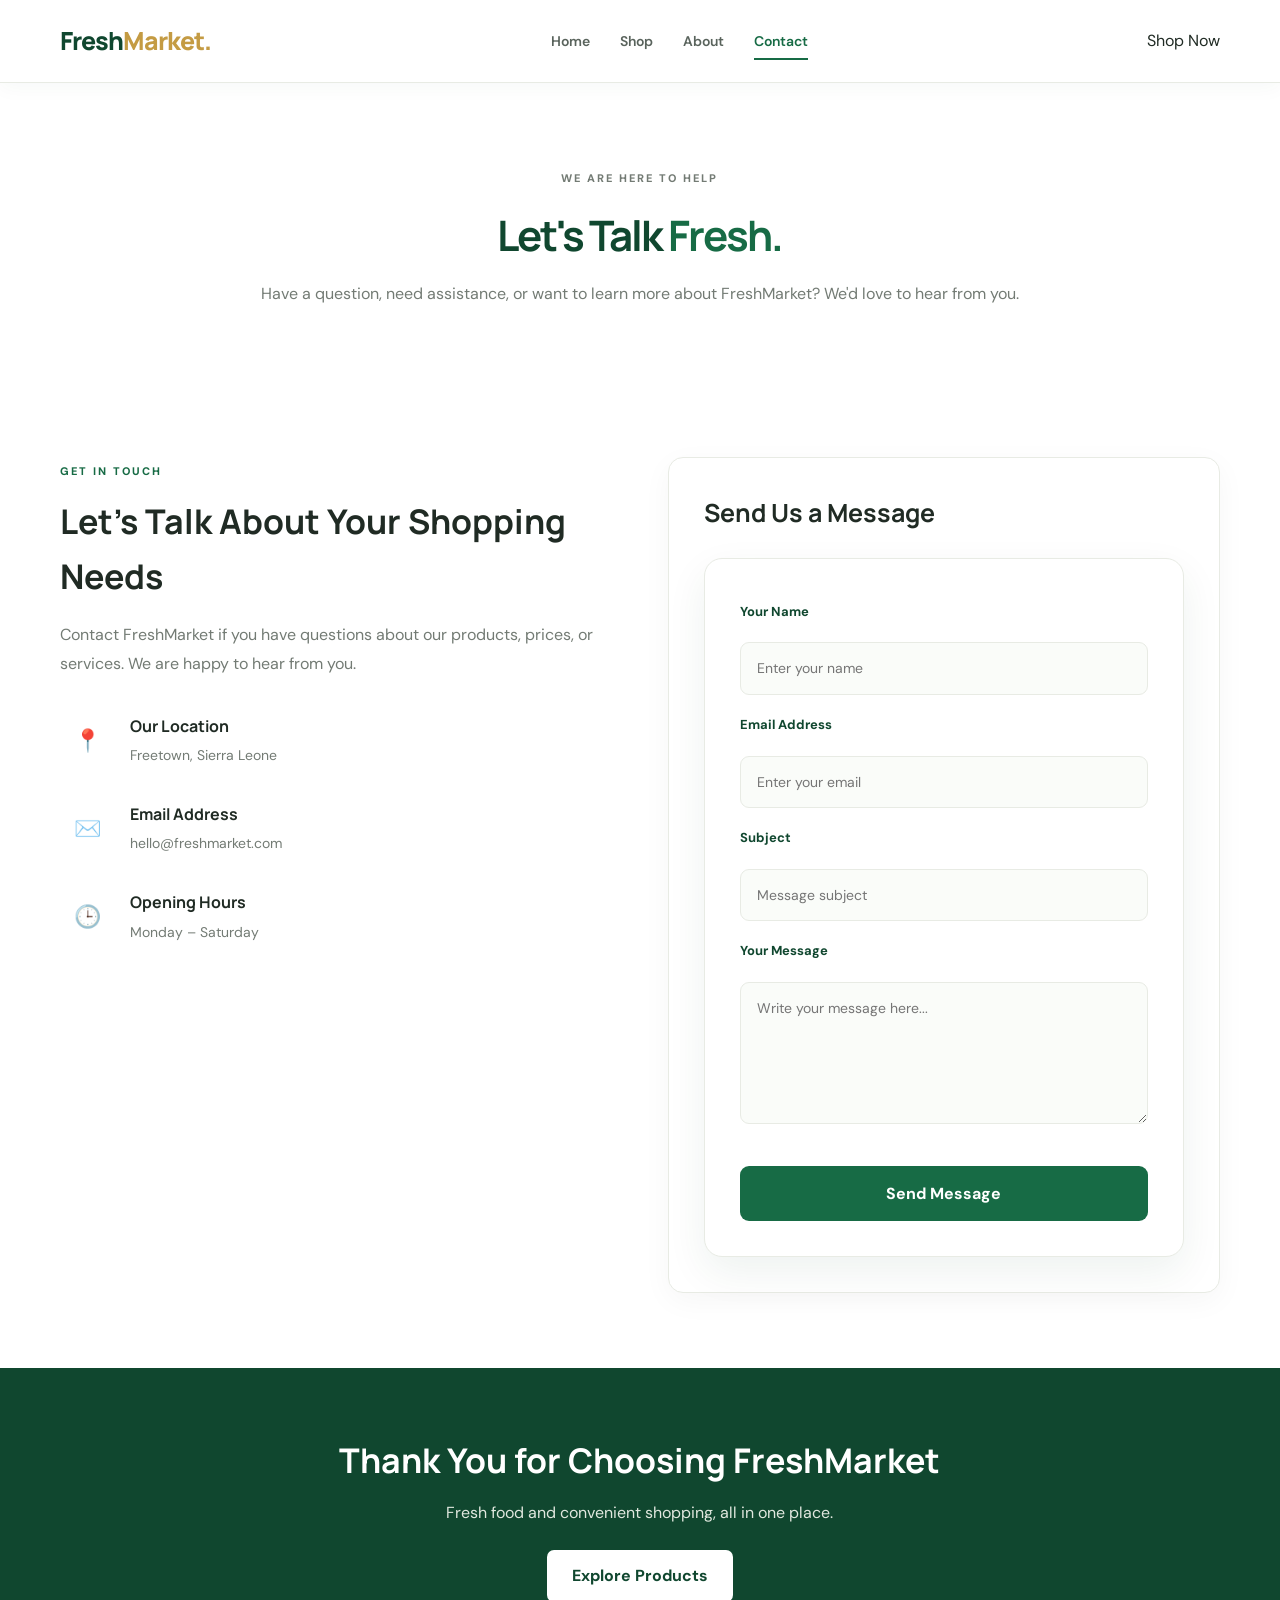
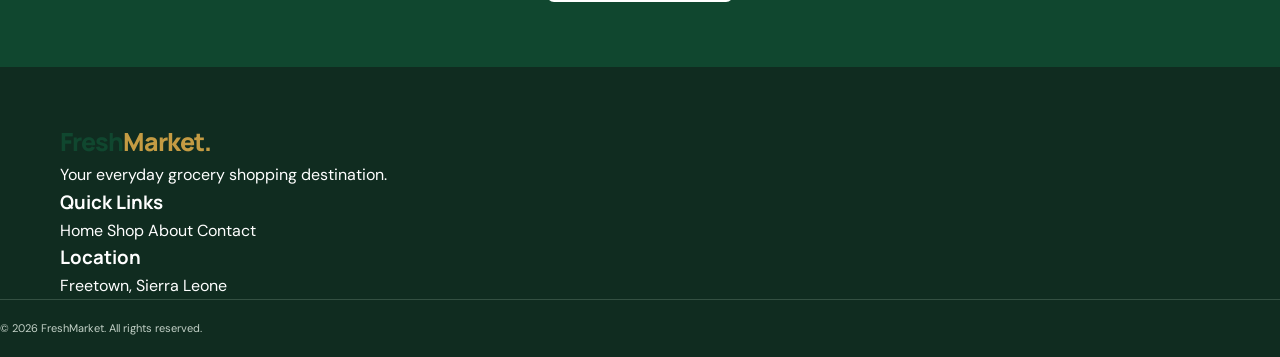
<file: freshmarket-website/contact.html>
<!DOCTYPE html>
<html lang="en">
<head>
    <meta charset="UTF-8">
    <meta name="viewport" content="width=device-width, initial-scale=1.0">
    <title>Contact Us | FreshMarket</title>
    <link rel="stylesheet" href="style.css">
</head>
<body>

<header class="header">
    <div class="container nav">
        <a href="index.html" class="logo">Fresh<span>Market.</span></a>

        <nav class="nav-links">
            <a href="index.html">Home</a>
            <a href="shop.html">Shop</a>
            <a href="about.html">About</a>
            <a href="contact.html" class="active">Contact</a>
        </nav>

        <a href="shop.html" class="nav-button">Shop Now</a>
    </div>
</header>
<section class="page-hero">
    <div class="container">
        <p class="eyebrow">WE ARE HERE TO HELP</p>
        <h1>Let's Talk <span>Fresh.</span></h1>
        <p>Have a question, need assistance, or want to learn more about FreshMarket? We'd love to hear from you.</p>
    </div>
</section>

<section class="section">
    <div class="container contact-layout">

        <div class="contact-info">
            <p class="eyebrow">GET IN TOUCH</p>
            <h2>Let's Talk About Your Shopping Needs</h2>

            <p>
                Contact FreshMarket if you have questions about our products,
                prices, or services. We are happy to hear from you.
            </p>

            <div class="contact-item">
                <span>📍</span>
                <div>
                    <h3>Our Location</h3>
                    <p>Freetown, Sierra Leone</p>
                </div>
            </div>

            <div class="contact-item">
                <span>✉️</span>
                <div>
                    <h3>Email Address</h3>
                    <p>hello@freshmarket.com</p>
                </div>
            </div>

            <div class="contact-item">
                <span>🕒</span>
                <div>
                    <h3>Opening Hours</h3>
                    <p>Monday – Saturday</p>
                </div>
            </div>
        </div>

        <div class="contact-form-box">
            <h2>Send Us a Message</h2>

            <form class="contact-form"
                  action="mailto:hello@freshmarket.com"
                  method="post"
                  enctype="text/plain">

                <label for="name">Your Name</label>
                <input type="text" id="name" name="Name"
                       placeholder="Enter your name" required>

                <label for="email">Email Address</label>
                <input type="email" id="email" name="Email"
                       placeholder="Enter your email" required>

                <label for="subject">Subject</label>
                <input type="text" id="subject" name="Subject"
                       placeholder="Message subject" required>

                <label for="message">Your Message</label>
                <textarea id="message" name="Message" rows="5"
                          placeholder="Write your message here..."
                          required></textarea>

                <button type="submit" class="primary-button">
                    Send Message
                </button>
            </form>
        </div>

    </div>
</section>

<section class="about-banner">
    <div class="container">
        <h2>Thank You for Choosing FreshMarket</h2>
        <p>Fresh food and convenient shopping, all in one place.</p>
        <a href="shop.html" class="light-button">Explore Products</a>
    </div>
</section>

<footer class="footer">
    <div class="container footer-content">
        <div>
            <a href="index.html" class="logo">Fresh<span>Market.</span></a>
            <p>Your everyday grocery shopping destination.</p>
        </div>

        <div>
            <h3>Quick Links</h3>
            <a href="index.html">Home</a>
            <a href="shop.html">Shop</a>
            <a href="about.html">About</a>
            <a href="contact.html">Contact</a>
        </div>

        <div>
            <h3>Location</h3>
            <p>Freetown, Sierra Leone</p>
        </div>
    </div>

    <div class="footer-bottom">
        <p>© 2026 FreshMarket. All rights reserved.</p>
    </div>
</footer>

</body>
</html>
</file>
<file: freshmarket-website/style.css>
@import url('https://fonts.googleapis.com/css2?family=DM+Sans:wght@400;500;600;700&family=Manrope:wght@400;500;600;700;800&display=swap');

:root {
    --green: #176b45;
    --dark-green: #10472f;
    --light-green: #edf5e9;
    --cream: #faf9f5;
    --white: #ffffff;
    --text: #202b24;
    --muted: #737b74;
    --border: #e8ebe4;
}

* {
    margin: 0;
    padding: 0;
    box-sizing: border-box;
}

html {
    scroll-behavior: smooth;
}

body {
    font-family: 'DM Sans', Arial, sans-serif;
    color: var(--text);
    background: var(--white);
    line-height: 1.6;
}

a {
    text-decoration: none;
    color: inherit;
}

img {
    display: block;
    max-width: 100%;
}

.container {
    width: min(1160px, 92%);
    margin: auto;
}
/* PREMIUM HEADER */
.header {
    position: sticky;
    top: 0;
    z-index: 1000;
    background: rgba(255, 255, 255, 0.96);
    backdrop-filter: blur(12px);
    border-bottom: 1px solid var(--border);
    box-shadow: 0 4px 20px rgba(16, 71, 47, 0.04);
}
.nav {
    min-height: 82px;
    display: flex;
    justify-content: space-between;
    align-items: center;
    gap: 25px;
}

.logo {
    font-family: 'Manrope', sans-serif;
    font-size: 25px;
    font-weight: 800;
    letter-spacing: -1px;
    color: var(--dark-green);
}

.logo span {
    color: #c49b43;
}

nav {
    display: flex;
    gap: 30px;
}

nav a {
    position: relative;
    font-size: 14px;
    font-weight: 600;
    color: #59635c;
    padding: 8px 0;
    transition: color 0.3s ease;
}

nav a::after {
    content: "";
    position: absolute;
    left: 0;
    bottom: 0;
    width: 0;
    height: 2px;
    background: var(--green);
    transition: width 0.3s ease;
}

nav a:hover,
nav a.active {
    color: var(--green);
}

nav a:hover::after,
nav a.active::after {
    width: 100%;
}
nav a:hover,
nav a.active {
    color: var(--green);
}

.cart-btn,
.btn {
    display: inline-block;
    background: var(--green);
    color: white;
    padding: 13px 21px;
    border-radius: 7px;
    font-size: 14px;
    font-weight: 700;
    transition: .25s;
}

.cart-btn:hover,
.btn:hover {
    background: var(--dark-green);
    transform: translateY(-2px);
}

.hero {
    background: var(--cream);
    padding: 75px 0 85px;
}

.hero-grid {
    display: grid;
    grid-template-columns: 1fr 1fr;
    align-items: center;
    gap: 65px;
}

.eyebrow {
    display: inline-block;
    color: var(--green);
    font-size: 11px;
    font-weight: 800;
    letter-spacing: 2px;
}

h1,
h2,
h3 {
    font-family: 'Manrope', Arial, sans-serif;
}

h1 {
    font-size: clamp(42px, 5vw, 65px);
    line-height: 1.13;
    letter-spacing: -2.5px;
    margin: 20px 0;
}

h1 span {
    color: var(--green);
}

.hero-content > p {
    max-width: 470px;
    color: var(--muted);
    font-size: 16px;
}

.hero-buttons {
    display: flex;
    align-items: center;
    flex-wrap: wrap;
    gap: 23px;
    margin-top: 28px;
}

.text-btn {
    color: var(--green);
    font-weight: 700;
    font-size: 13px;
}

.text-btn:hover {
    color: var(--dark-green);
}

.hero-stats {
    display: flex;
    flex-wrap: wrap;
    gap: 25px;
    margin-top: 43px;
    padding-top: 25px;
    border-top: 1px solid #e4e7dd;
}

.hero-stats div {
    display: flex;
    flex-direction: column;
}

.hero-stats strong {
    font-size: 15px;
}

.hero-stats small {
    color: var(--muted);
    font-size: 11px;
}

.hero-image {
    height: 440px;
    position: relative;
    border-radius: 20px;
}

.hero-image > img {
    width: 100%;
    height: 100%;
    object-fit: cover;
    border-radius: 20px;
}

.image-label {
    display: flex;
    align-items: center;
    gap: 13px;
    position: absolute;
    bottom: 20px;
    left: -22px;
    background: white;
    padding: 15px 20px;
    border-radius: 12px;
    box-shadow: 0 10px 35px #00000012;
}

.image-label > span {
    font-size: 30px;
}

.image-label div {
    display: flex;
    flex-direction: column;
}

.image-label strong {
    font-size: 13px;
}

.image-label small {
    color: var(--muted);
    font-size: 11px;
}

.section {
    padding: 75px 0;
}

.section-heading {
    display: flex;
    justify-content: space-between;
    align-items: end;
    gap: 20px;
    margin-bottom: 32px;
}

.section-heading h2,
.banner-content h2 {
    font-size: 34px;
    letter-spacing: -1px;
    margin: 7px 0;
}

.section-heading p {
    color: var(--muted);
    font-size: 14px;
}


.products-section {
    background: var(--cream);
}

/* PREMIUM CATEGORY SECTION */
.category-grid {
    display: grid;
    grid-template-columns: repeat(5, 1fr);
    gap: 18px;
}

.category-card {
    display: block;
    padding: 28px 18px;
    border: 1px solid #e8eee6;
    border-radius: 15px;
    background: #ffffff;
    text-align: center;
    transition: all .3s ease;
}

.category-card:hover {
    transform: translateY(-7px);
    border-color: #b8d4bb;
    background: #f5faf3;
    box-shadow: 0 12px 28px #173b2510;
}

.category-icon {
    display: flex;
    align-items: center;
    justify-content: center;
    width: 70px;
    height: 70px;
    margin: 0 auto 18px;
    border-radius: 50%;
    background: var(--light-green);
    font-size: 34px;
    transition: .3s ease;
}

.category-card:hover .category-icon {
    transform: scale(1.08);
    background: #dcebd9;
}

.category-card h3 {
    font-size: 15px;
    margin-bottom: 7px;
    color: var(--dark-green);
}

.category-card p {
    color: var(--muted);
    font-size: 11px;
}
.about-banner {
    background: var(--dark-green);
    color: white;
    padding: 65px 0;
}

/* PREMIUM PRODUCT CARDS */
.product-grid {
    display: grid;
    grid-template-columns: repeat(3, 1fr);
    gap: 28px;
}

.product-card {
    overflow: hidden;
    border: 1px solid #e9eee7;
    border-radius: 16px;
    background: white;
    transition: .3s ease;
}

.product-card:hover {
    transform: translateY(-8px);
    box-shadow: 0 18px 40px #173b2515;
    border-color: #c9ddca;
}

.product-photo {
    display: block;
    height: 260px;
    overflow: hidden;
    background: #f0f4ed;
}

.product-photo img {
    width: 100%;
    height: 100%;
    object-fit: cover;
    transition: transform .5s ease;
}

.product-card:hover .product-photo img {
    transform: scale(1.07);
}

.product-info {
    padding: 24px;
}

.product-category {
    display: inline-block;
    font-size: 10px;
    color: var(--green);
    background: var(--light-green);
    padding: 5px 10px;
    border-radius: 20px;
    font-weight: 800;
    letter-spacing: 1px;
}

.product-info h3 {
    font-size: 19px;
    margin: 13px 0 7px;
}

.product-info h3 a:hover {
    color: var(--green);
}

.product-info p {
    color: var(--muted);
    font-size: 13px;
    margin-bottom: 22px;
}

.product-bottom {
    display: flex;
    justify-content: space-between;
    align-items: center;
    gap: 10px;
    padding-top: 17px;
    border-top: 1px solid var(--border);
}

.product-bottom > strong {
    color: var(--dark-green);
    font-size: 20px;
    font-weight: 800;
}

.add-btn {
    background: var(--green);
    color: white;
    border-radius: 7px;
    padding: 11px 14px;
    font-size: 11px;
    font-weight: 800;
    transition: .25s;
}

.add-btn:hover {
    background: var(--dark-green);
}
.banner-content {
    display: flex;
    justify-content: space-between;
    align-items: center;
    gap: 30px;
}

.banner-content .eyebrow {
    color: #d7c38d;
}

.banner-content h2 {
    font-size: 38px;
    line-height: 1.25;
}

.banner-content p {
    color: #d3e0d7;
    font-size: 14px;
}

.light-btn {
    background: white;
    color: var(--dark-green);
}

.light-btn:hover {
    background: #edf5e9;
    color: var(--dark-green);
}

.footer {
    background: #102c20;
    color: white;
    padding: 55px 0 0;
}

.footer-grid {
    display: grid;
    grid-template-columns: 2fr 1fr 1fr;
    gap: 45px;
    padding-bottom: 40px;
}

.footer-logo {
    color: white;
}

.footer-grid p {
    color: #c3d1c7;
    font-size: 12px;
    margin-top: 14px;
}

.footer-grid h3 {
    font-size: 14px;
    margin-bottom: 15px;
}

.footer-grid > div > a:not(.logo) {
    display: block;
    color: #c3d1c7;
    font-size: 12px;
    margin: 8px 0;
}

.footer-grid a:hover {
    color: white;
}

.footer-bottom {
    display: flex;
    justify-content: space-between;
    gap: 20px;
    border-top: 1px solid #345042;
    padding: 20px 0;
}

.footer-bottom p {
    color: #c3d1c7;
    font-size: 11px;
}

@media (max-width: 850px) {
    .nav {
        flex-wrap: wrap;
        padding: 18px 0;
    }

    nav {
        gap: 16px;
    }

    .hero-grid {
        gap: 35px;
    }

    .hero-image {
        height: 350px;
    }

    .category-grid {
        grid-template-columns: repeat(3, 1fr);
    }

    .product-grid {
        gap: 15px;
    }
}

@media (max-width: 600px) {
    .nav {
        gap: 15px;
    }

    .logo {
        font-size: 22px;
    }

    nav {
        order: 3;
        width: 100%;
        justify-content: space-between;
        gap: 8px;
    }

    nav a {
        font-size: 12px;
    }

    .cart-btn {
        padding: 10px 12px;
        font-size: 12px;
    }

    .hero {
        padding: 48px 0 60px;
    }

    .hero-grid {
        grid-template-columns: 1fr;
        gap: 35px;
    }

    h1 {
        font-size: 45px;
    }

    .hero-image {
        height: 300px;
    }

    .image-label {
        left: 10px;
        bottom: 10px;
    }

    .hero-stats {
        gap: 18px;
    }

    .section {
        padding: 55px 0;
    }

    .section-heading {
        align-items: flex-start;
        flex-direction: column;
    }

    .section-heading h2,
    .banner-content h2 {
        font-size: 29px;
    }

    .category-grid {
        grid-template-columns: repeat(2, 1fr);
        gap: 12px;
    }

    .product-grid {
        grid-template-columns: 1fr;
    }

    .product-photo {
        height: 250px;
    }

    .banner-content {
        align-items: flex-start;
        flex-direction: column;
    }

    .footer-grid {
        grid-template-columns: 1fr 1fr;
        gap: 30px;
    }

    .footer-grid > div:first-child {
        grid-column: 1 / -1;
    }

    .footer-bottom {
        flex-direction: column;
        gap: 8px;
    }
}

/* PRODUCT DETAILS PAGE */

.details-layout {
    display: grid;
    grid-template-columns: 1fr 1fr;
    gap: 55px;
    align-items: center;
}

.details-image {
    height: 430px;
    background: #f0f2eb;
    border-radius: 16px;
    overflow: hidden;
}

.details-image img {
    width: 100%;
    height: 100%;
    object-fit: cover;
}

.details-content h2 {
    font-size: 36px;
    margin: 12px 0;
}

.details-price {
    color: var(--green);
    font-size: 25px;
    font-weight: 800;
    margin: 15px 0;
}

.details-content > p:not(.details-price) {
    color: var(--muted);
    font-size: 14px;
    margin: 12px 0;
}

.details-divider {
    height: 1px;
    background: var(--border);
    margin: 25px 0;
}

.quantity-box {
    display: flex;
    align-items: center;
    gap: 15px;
    margin: 25px 0;
}

.quantity-box label {
    font-weight: 700;
    font-size: 14px;
}

.quantity-box input {
    width: 85px;
    padding: 10px;
    border: 1px solid var(--border);
    border-radius: 6px;
}

.details-button {
    margin-top: 5px;
}

.details-note {
    font-size: 12px;
    margin-top: 20px;
}

.details-note a {
    color: var(--green);
    font-weight: 700;
}

@media (max-width: 700px) {
    .details-layout {
        grid-template-columns: 1fr;
        gap: 30px;
    }

    .details-image {
        height: 300px;
    }

    .details-content h2 {
        font-size: 29px;
    }
}

/* ABOUT PAGE */
.page-hero {
    background: var(--pale-green);
    padding: 75px 20px;
    text-align: center;
}

.page-hero p {
    color: var(--muted);
    margin-top: 12px;
}

.page-hero h1 {
    font-size: 42px;
    color: var(--dark-green);
}

.about-layout {
    display: grid;
    grid-template-columns: 1fr 1fr;
    gap: 55px;
    align-items: center;
}

.about-image {
    height: 420px;
    border-radius: 16px;
    overflow: hidden;
}

.about-image img {
    width: 100%;
    height: 100%;
    object-fit: cover;
}

.about-content h2 {
    font-size: 35px;
    margin: 12px 0 20px;
}

.about-content p {
    color: var(--muted);
    line-height: 1.8;
    margin-bottom: 16px;
}

.about-values {
    background: var(--cream);
}

.about-banner {
    background: var(--dark-green);
    color: white;
    text-align: center;
    padding: 65px 20px;
}

.about-banner h2 {
    font-size: 34px;
    margin-bottom: 12px;
}

.about-banner p {
    margin-bottom: 25px;
    color: #e1e8df;
}

.light-button {
    display: inline-block;
    background: white;
    color: var(--dark-green);
    padding: 13px 25px;
    border-radius: 7px;
    font-weight: 700;
}

@media (max-width: 700px) {
    .about-layout {
        grid-template-columns: 1fr;
        gap: 30px;
    }

    .about-image {
        height: 280px;
    }

    .page-hero h1 {
        font-size: 32px;
    }

    .about-content h2 {
        font-size: 28px;
    }
}

/* CONTACT PAGE */
.contact-layout {
    display: grid;
    grid-template-columns: 1fr 1fr;
    gap: 55px;
    align-items: start;
}

.contact-info h2 {
    font-size: 34px;
    margin: 12px 0 18px;
}

.contact-info > p:not(.eyebrow) {
    color: var(--muted);
    line-height: 1.8;
    margin-bottom: 30px;
}

.contact-item {
    display: flex;
    align-items: center;
    gap: 15px;
    margin: 25px 0;
}

.contact-item > span {
    background: var(--pale-green);
    padding: 14px;
    border-radius: 10px;
    font-size: 22px;
}

.contact-item h3 {
    font-size: 16px;
    margin-bottom: 5px;
}

.contact-item p {
    color: var(--muted);
    font-size: 14px;
}

.contact-form-box {
    background: white;
    border: 1px solid var(--border);
    padding: 35px;
    border-radius: 15px;
    box-shadow: 0 8px 30px rgba(0, 0, 0, 0.04);
}

.contact-form-box h2 {
    font-size: 25px;
    margin-bottom: 25px;
}

.contact-form-box label {
    display: block;
    font-weight: 700;
    font-size: 14px;
    margin: 16px 0 8px;
}

.contact-form-box input,
.contact-form-box textarea {
    width: 100%;
    padding: 13px;
    border: 1px solid var(--border);
    border-radius: 7px;
    font: inherit;
    font-size: 14px;
    outline: none;
}

.contact-form-box input:focus,
.contact-form-box textarea:focus {
    border-color: var(--green);
}

.contact-form-box textarea {
    resize: vertical;
    margin-bottom: 18px;
}

.contact-form-box button {
    border: none;
    cursor: pointer;
    font: inherit;
}

@media (max-width: 700px) {
    .contact-layout {
        grid-template-columns: 1fr;
        gap: 35px;
    }

    .contact-info h2 {
        font-size: 28px;
    }

    .contact-form-box {
        padding: 22px;
    }
}

/* PREMIUM HOMEPAGE HERO */
.hero {
    background: linear-gradient(120deg, #f5f8f0 0%, #edf5e9 100%);
    padding: 90px 0 100px;
    overflow: hidden;
}

.hero-grid {
    display: grid;
    grid-template-columns: 1fr 1fr;
    align-items: center;
    gap: 75px;
}

.hero-content {
    max-width: 540px;
}

.eyebrow {
    display: inline-block;
    color: var(--green);
    font-size: 11px;
    font-weight: 800;
    letter-spacing: 2px;
}

h1 {
    font-size: clamp(48px, 5.5vw, 72px);
    line-height: 1.08;
    letter-spacing: -3px;
    margin: 23px 0;
    color: #183b29;
}

h1 span {
    color: var(--green);
}

.hero-content > p {
    max-width: 450px;
    color: #69766c;
    font-size: 16px;
    line-height: 1.9;
}

.hero-buttons {
    display: flex;
    align-items: center;
    flex-wrap: wrap;
    gap: 25px;
    margin-top: 32px;
}

.hero-buttons .btn {
    padding: 15px 25px;
    border-radius: 8px;
    box-shadow: 0 8px 20px #176b4520;
}

.text-btn {
    color: var(--dark-green);
    font-weight: 700;
    font-size: 13px;
}

.hero-stats {
    display: flex;
    flex-wrap: wrap;
    gap: 30px;
    margin-top: 45px;
    padding-top: 25px;
    border-top: 1px solid #dce6d9;
}

.hero-stats div {
    display: flex;
    flex-direction: column;
    gap: 4px;
}

.hero-stats strong {
    font-size: 16px;
    color: var(--dark-green);
}

.hero-stats small {
    color: var(--muted);
    font-size: 11px;
}

.hero-image {
    height: 490px;
    position: relative;
    border-radius: 24px;
    padding: 9px;
    background: white;
    box-shadow: 0 25px 60px #183b291c;
}

.hero-image > img {
    width: 100%;
    height: 100%;
    object-fit: cover;
    border-radius: 18px;
}

.image-label {
    display: flex;
    align-items: center;
    gap: 13px;
    position: absolute;
    bottom: 30px;
    left: -35px;
    background: white;
    padding: 17px 22px;
    border-radius: 12px;
    box-shadow: 0 12px 35px #00000018;
}

.image-label > span {
    font-size: 30px;
}

.image-label div {
    display: flex;
    flex-direction: column;
}

.image-label strong {
    font-size: 13px;
    color: var(--dark-green);
}

.image-label small {
    color: var(--muted);
    font-size: 11px;
}

    .hero {
        padding: 55px 0 65px;
    }

    .hero-grid {
        grid-template-columns: 1fr;
        gap: 35px;
    }

    h1 {
        font-size: 46px;
        letter-spacing: -2px;
    }

    .hero-image {
        height: 320px;
        margin-left: 10px;
    }

    .image-label {
        left: 10px;
        bottom: 12px;
    }

    .hero-stats {
        gap: 18px;
    }
/* PREMIUM CONTACT FORM */
.contact-form {
    display: flex;
    flex-direction: column;
    gap: 12px;
    padding: 35px;
    background: #ffffff;
    border: 1px solid var(--border);
    border-radius: 18px;
    box-shadow: 0 15px 40px rgba(16, 71, 47, 0.07);
}

.contact-form label {
    color: var(--dark-green);
    font-size: 13px;
    font-weight: 700;
    margin-top: 8px;
}

.contact-form input,
.contact-form textarea {
    width: 100%;
    padding: 14px 16px;
    border: 1px solid var(--border);
    border-radius: 9px;
    background: #fafcf9;
    color: var(--text);
    font-family: inherit;
    font-size: 14px;
    outline: none;
    transition: 0.3s ease;
}

.contact-form input:focus,
.contact-form textarea:focus {
    border-color: var(--green);
    background: #ffffff;
    box-shadow: 0 0 0 3px rgba(23, 107, 69, 0.08);
}

.contact-form textarea {
    resize: vertical;
    min-height: 140px;
}

.contact-form .primary-button {
    margin-top: 12px;
    padding: 15px;
    border: none;
    border-radius: 9px;
    background: var(--green);
    color: #ffffff;
    font-weight: 700;
    cursor: pointer;
    transition: 0.3s ease;
}

.contact-form .primary-button:hover {
    background: var(--dark-green);
    transform: translateY(-2px);
}

@media (max-width: 600px) {
    .contact-form {
        padding: 22px;
    }
}
</file>
